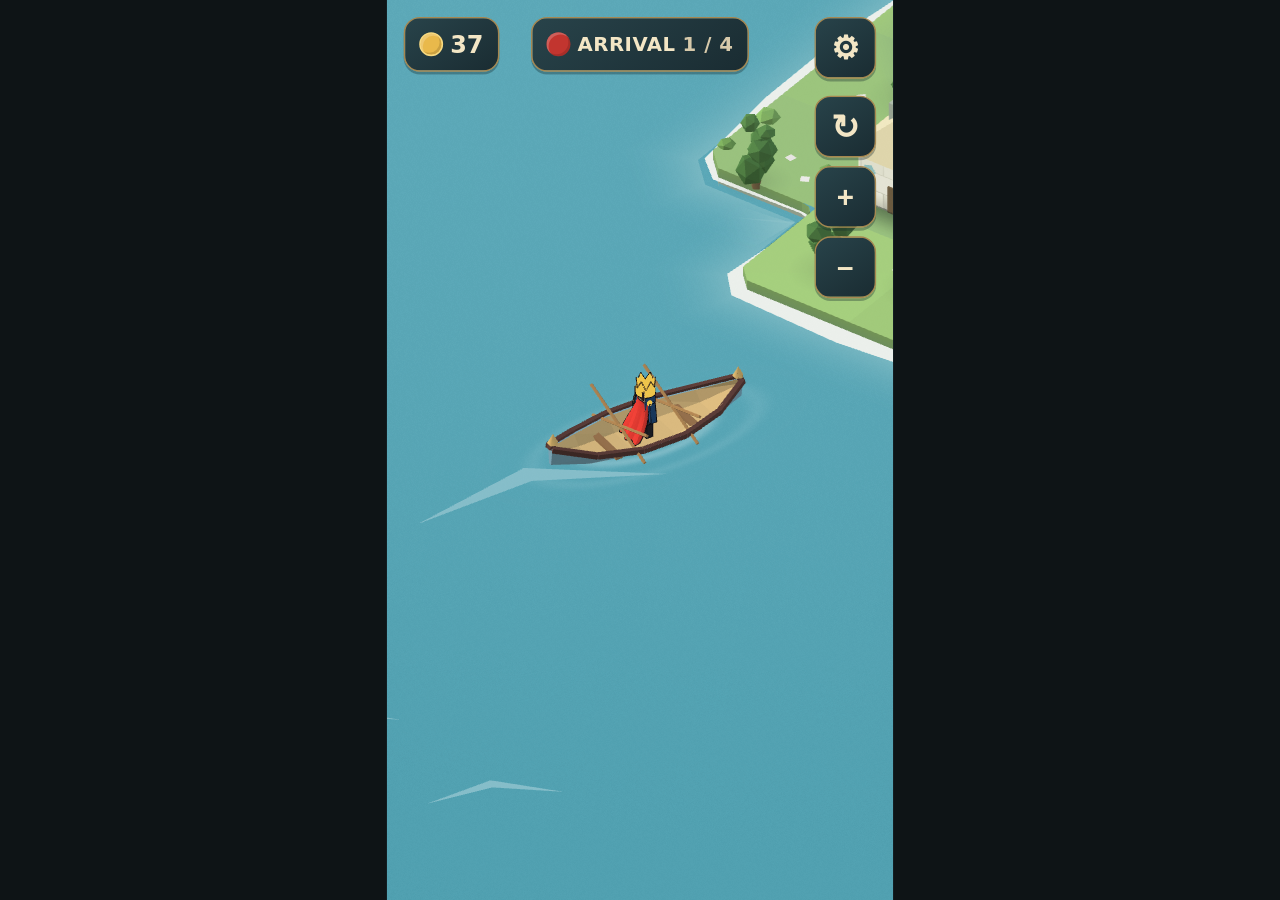
<file: index.html>
<!DOCTYPE html>
<html lang="en">
<head>
<meta charset="utf-8">
<meta name="viewport" content="width=device-width, initial-scale=1, viewport-fit=cover, user-scalable=no">
<title>King's Landing</title>

<!-- Vendored, not from a CDN. A game loop should not have a network dependency,
     and this pins the exact three.js the art was authored against (r128). -->
<script type="importmap">
{ "imports": { "three": "./vendor/three.module.js" } }
</script>
<script>
  // Set before the first paint; module boot builds the full scene before the HUD
  // exists, which is too late to correct an initially untransformed stage.
  document.documentElement.style.setProperty('--stage-scale',
    Math.min(window.innerWidth / 720, window.innerHeight / 1280));
</script>

<style>
  :root { --ink:#162228; --paper:#e7eeef; --gold:#f2c14e; --red:#c2352f; }
  * { box-sizing: border-box; }
  html, body {
    margin: 0; height: 100%; background: #0e1416;
    font-family: system-ui, -apple-system, "Segoe UI", sans-serif;
    overflow: hidden; -webkit-user-select: none; user-select: none;
  }

  /* TDD 14: target format is portrait 720x1280. The stage is that size and is
     scaled to fit, so desktop development and a real phone frame the same. */
  #stage {
    position: absolute; top: 50%; left: 50%;
    width: 720px; height: 1280px; transform-origin: center center;
    transform: translate(-50%, -50%) scale(var(--stage-scale, 1));
    background: #6eb4c4; overflow: hidden;
  }
  #viewport { position: absolute; inset: 0; }

  #loading {
    position: absolute; inset: 0; z-index: 20;
    display: grid; place-items: center;
    background: #172a31; color: #f6f7f3; pointer-events: auto;
    transition: opacity .32s ease, visibility .32s step-end;
  }
  #loading.ready { opacity: 0; visibility: hidden; pointer-events: none; }
  #loading-mark { width: min(520px, 76vw); display: flex; flex-direction: column; align-items: center; gap: 22px; }
  #loading-emblem { width: 86px; height: 86px; border: 6px solid var(--gold); border-radius: 50%; display: grid; place-items: center; }
  #loading-emblem::before { content: ''; width: 34px; height: 34px; border: 6px solid var(--gold); border-top-color: transparent; border-radius: 50%; animation: loading-spin .9s linear infinite; }
  #loading-title { font-size: 30px; font-weight: 900; letter-spacing: .12em; text-align: center; }
  #loading-sub { font-size: 18px; font-weight: 800; letter-spacing: .1em; color: rgba(246,247,243,.72); text-align: center; }
  #loading-track { width: 100%; height: 18px; border: 3px solid rgba(246,247,243,.7); border-radius: 999px; overflow: hidden; background: rgba(0,0,0,.24); }
  #loading-progress { width: 12%; height: 100%; border-radius: inherit; background: var(--gold); animation: loading-progress 1.3s ease-in-out infinite; }
  #loading-status { font-size: 16px; font-weight: 800; letter-spacing: .08em; color: rgba(246,247,243,.66); }
  @keyframes loading-spin { to { transform: rotate(360deg); } }
  @keyframes loading-progress { 0% { width: 8%; transform: translateX(0); } 50% { width: 42%; transform: translateX(105%); } 100% { width: 8%; transform: translateX(1150%); } }

  .hud { position: absolute; pointer-events: none; }
  .hud button { pointer-events: auto; }

  /* ---- top ---- */
  #top-left { top: 28px; left: 28px; display: flex; flex-direction: column; gap: 10px; }
  /* The phase pill and the gold pill are deliberately built to the same
     numbers -- 34px type, a 32px disc, matching gap and padding -- so the two
     read as one family of readout sitting along the top edge rather than as two
     unrelated widgets that happen to share a corner. Change one, change both. */
  .badge {
    display: flex; align-items: center; gap: 12px;
    background: rgba(255,255,255,.86); border-radius: 999px; padding: 10px 22px 10px 12px;
  }
  .badge .dot { width: 32px; height: 32px; border-radius: 50%; background: var(--red); }
  /* line-height:1 on both, matching #gold-value. Without it the badge inherits
     `normal` and stands 12px taller than the gold pill on identical padding and
     type -- which is the sort of mismatch that reads as sloppy without being
     obvious enough to diagnose by eye. */
  .badge .label { font-size: 31px; line-height: 1; font-weight: 800; letter-spacing: .06em; color: #2a2a30; }
  .badge .sub { font-size: 31px; line-height: 1; font-weight: 700; color: #8a8a92; }
  /* The phase and wave readout is centred on the SCREEN, not inside a
     left-anchored column, so it needs a full-width row of its own to centre in.
     Spanning the width is safe: .hud is pointer-events:none and only its
     buttons take input back, so this cannot swallow clicks meant for the
     controls it now stretches across. */
  #top-centre {
    top: 28px; left: 0; right: 0;
    display: flex; justify-content: center;
  }
  #top-centre .badge .label,
  #top-centre .badge .sub { text-align: center; }
  #gold {
    position: absolute; top: 0; left: 0;
    display: inline-flex; align-items: center; gap: 12px; align-self: flex-start;
    background: rgba(255,255,255,.9); border-radius: 999px; padding: 10px 22px 10px 12px;
  }
  #gold .coin { width: 32px; height: 32px; border-radius: 50%; background: var(--gold); }
  #gold-value { font-size: 31px; font-weight: 900; line-height: 1; color: #2a2a30; }

  #top-right { top: 28px; right: 28px; display: flex; flex-direction: column; gap: 10px; }
  .round {
    width: 56px; height: 56px; border: 0; border-radius: 18px;
    background: rgba(255,255,255,.86); color: #2a2a30;
    font-size: 44px; font-weight: 700; cursor: pointer; display: grid; place-items: center;
  }
  .round#btn-options { font-size: 38px; }
  .round#btn-zoom-in, .round#btn-zoom-out { font-size: 42px; }
  .round:hover { background: #fff; }
  .round.on { background: var(--gold); }

  /* ---- bottom ---- */
  #bottom {
    /* Keep the controls visible without the large translucent build-mode panel. */
    left: 0; right: 0; bottom: 0; padding: 0 28px 30px; min-height: 210px;
    background: transparent;
    display: flex; flex-direction: column; justify-content: flex-end;
  }
  .bottom-panel-pop {
    transform-origin: center bottom;
    animation: bottom-panel-pop .34s cubic-bezier(.2,1.35,.42,1);
  }
  @keyframes bottom-panel-pop {
    from { opacity: 0; transform: translateY(34px) scale(.78); }
    62% { opacity: 1; transform: translateY(-5px) scale(1.045); }
    to { opacity: 1; transform: translateY(0) scale(1); }
  }

  #build-panel { display: flex; gap: 14px; align-items: stretch; }
  .tower-button {
    flex: 1; display: flex; flex-direction: column; gap: 8px; align-items: center;
    background: #fff; border: 5px solid #000;
    border-radius: 22px; padding: 12px 8px; cursor: pointer; color: #000;
    font-family: inherit;
  }
  .tower-button:hover { background: #fff; }
  .tower-button.on {
    background: var(--gold); color: #000; border-color: #000;
    transform: translateY(3px);
    box-shadow: inset 0 5px 0 rgba(0,0,0,.14), 0 0 0 4px rgba(242,193,78,.3);
  }
  .tower-button.poor { opacity: .4; }
  /* The build-bar glyphs echo the silhouette grammar of TDD 5: the archer is a
     tower on legs, the barricade is a low slab. */
  .tower-button .glyph { width: 68px; height: 68px; }
  .tower-button .glyph-barricade { height: 32px !important; margin-top: 24px; }
  .glyph-archer { border: 4px solid #000; border-radius: 50%; }
  .glyph-barricade { border: 7px solid #000; border-radius: 8px; height: 32px !important; margin-top: 24px; }
  .tower-button .name { font-size: 20px; font-weight: 900; letter-spacing: .03em; color: #000; }
  .tower-button .cost { font-size: 18px; font-weight: 900; opacity: 1; color: #000; }

  #btn-ready {
    flex: 0 0 190px; border: 5px solid #000; border-radius: 22px; cursor: pointer;
    background: #fff; color: #000; font-family: inherit;
    font-size: 24px; font-weight: 900; letter-spacing: .1em;
  }
  #btn-ready:hover { background: #fff; }

  /* ---- incoming wave (the build-phase telegraph) ----
     One badge per enemy type per landing. The triangle rides the rim and points
     at the shore that boat will come from -- and it is re-aimed every frame
     against the live camera yaw, because a compass that does not turn with the
     view is worse than no compass. */
  /* Anchored to the whole stage, not to a strip: each badge is placed on the
     screen EDGE in the direction its boat comes from, so the frame itself
     becomes the compass. Positions are written in stage pixels every frame. */
  /* ---- the placement confirm (TDD 16) ----
     A tap puts a ghost on the ground; this pops in above it, and pressing it is
     what actually spends the gold. The gap between choosing a spot and paying
     for it is the whole point -- on a phone the tap that picks the tile is also
     the tap most likely to be wrong, and there is no hover to check it with
     first. Anchored in the world rather than parked on the bottom bar so that
     what you are confirming is never in doubt. */
  #place-confirm { left: 0; top: 0; }
  #btn-confirm-place {
    position: absolute; left: -38px; top: -38px; width: 76px; height: 76px;
    border: 0; border-radius: 999px; padding: 0; cursor: pointer;
    background: var(--gold); box-shadow: 0 6px 18px rgba(8,16,19,.45);
    display: grid; place-items: center;
  }
  /* Drawn, not typed: a glyph would land differently on every device font. */
  #btn-confirm-place::before {
    content: ''; width: 27px; height: 15px; margin-top: -7px;
    border-left: 7px solid #22160a; border-bottom: 7px solid #22160a;
    border-radius: 2px; transform: rotate(-45deg);
  }
  #btn-confirm-place.pop { animation: confirm-pop .24s cubic-bezier(.2,1.5,.45,1); }
  #place-confirm-label {
    position: absolute; left: 50%; top: 42px; transform: translateX(-50%);
    min-width: 150px; padding: 7px 12px; border-radius: 999px;
    background: rgba(18,28,33,.92); border: 2px solid rgba(242,193,78,.9);
    color: #f6f7f3; text-align: center; white-space: nowrap;
    font-size: 21px; font-weight: 800; letter-spacing: .04em;
    text-shadow: 0 2px 6px rgba(0,0,0,.65);
  }
  @keyframes confirm-pop {
    from { transform: scale(.3); opacity: 0; }
    60%  { transform: scale(1.12); opacity: 1; }
    to   { transform: scale(1); opacity: 1; }
  }

  /* ---- placement rejection ----
     An invalid spot pops a short reason over the tile: enough to say WHY, brief
     enough to never sit on the screen. Anchored over the footprint like the
     confirm checkmark; the pill is centred on the tile and floats just above it. */
  #place-denied {
    left: 0; top: 0; display: grid; place-items: center;
    transform: translate(-50%, -100%); opacity: 0; z-index: 9;
  }
  #place-denied .pill {
    padding: 7px 16px; border-radius: 999px; white-space: nowrap;
    background: rgba(24,10,12,.92); border: 2px solid rgba(235,96,84,.92);
    color: #ffe9e7; text-align: center;
    font-size: 21px; font-weight: 900; letter-spacing: .06em;
    text-shadow: 0 2px 6px rgba(0,0,0,.7);
  }
  #place-denied.pop { animation: denied-pop 1.15s ease-out forwards; }
  @keyframes denied-pop {
    0%   { opacity: 0; transform: translate(-50%, -100%) translateY(9px) scale(.7); }
    14%  { opacity: 1; transform: translate(-50%, -100%) translateY(0) scale(1.06); }
    64%  { opacity: 1; transform: translate(-50%, -100%) translateY(0) scale(1); }
    100% { opacity: 0; transform: translate(-50%, -100%) translateY(-3px) scale(1); }
  }

  #wave-preview { inset: 0; }
  #wave-start-title {
    position: absolute; left: 0; right: 0; top: 30%;
    text-align: center; pointer-events: none; z-index: 8;
    color: #fff; font-size: 56px; font-weight: 1000; letter-spacing: .12em;
    text-shadow: 4px 4px 0 #000, -2px -2px 0 #000, 2px -2px 0 #000, -2px 2px 0 #000;
    opacity: 0; transform: translateY(-22px);
  }
  #wave-start-title.show { animation: wave-start-title 3.35s ease both; }
  @keyframes wave-start-title {
    0% { opacity: 0; transform: translateY(-22px); }
    12% { opacity: 1; transform: translateY(0); }
    75% { opacity: 1; transform: translateY(0); }
    100% { opacity: 0; transform: translateY(22px); }
  }
  #wave-preview .label {
    position: absolute; left: 0; right: 0; top: 150px; text-align: center;
    font-size: 18px; font-weight: 900; letter-spacing: .18em;
    color: rgba(231,238,239,.62);
    text-shadow: 0 2px 10px rgba(8,16,19,.9);
  }
  .threat { position: absolute; width: 80px; height: 80px; animation: threat-bounce-in .5s cubic-bezier(.2,1.45,.4,1) both; }
  @keyframes threat-bounce-in {
    from { opacity: 0; transform: scale(.35) translateY(-20px); }
    65% { opacity: 1; transform: scale(1.12) translateY(4px); }
    to { opacity: 1; transform: scale(1) translateY(0); }
  }
  /* Level one briefly teaches that the edge badges point toward the incoming
     shore: the first badge travels from its projected water position to the
     screen edge instead of simply appearing there. */
  .threat.tutorial-arrival {
    animation: threat-arrival-from-water .9s cubic-bezier(.2,1.25,.35,1) both;
  }
  @keyframes threat-arrival-from-water {
    from {
      opacity: 0; transform: translate(var(--threat-from-x), var(--threat-from-y)) scale(.42);
    }
    72% {
      opacity: 1; transform: translate(0, 0) scale(1.08);
    }
    to { opacity: 1; transform: translate(0, 0) scale(1); }
  }
  #incoming-tutorial-label {
    display: none; position: absolute; z-index: 9; pointer-events: none;
    padding: 5px 10px; border-radius: 999px;
    background: rgba(18,28,33,.88); border: 2px solid rgba(242,193,78,.86);
    color: #f6f7f3; font-size: 18px; font-weight: 900; letter-spacing: .1em;
    transform: translate(-50%, 0); white-space: nowrap;
    text-shadow: 0 2px 5px rgba(0,0,0,.7);
  }
  #incoming-tutorial-label.show { display: block; animation: incoming-label-pop .35s ease-out both; }
  @keyframes incoming-label-pop {
    from { opacity: 0; transform: translate(-50%, 5px) scale(.8); }
    to { opacity: 1; transform: translate(-50%, 0) scale(1); }
  }
  /* Fills the badge, so rotating it swings the triangle around the centre. */
  .threat-arrow { position: absolute; inset: 0; transform: rotate(0deg); }
  .threat-arrow::before {
    content: ''; position: absolute; left: 50%; top: -4px;
    margin-left: -9px; width: 0; height: 0;
    border-left: 9px solid transparent; border-right: 9px solid transparent;
    border-bottom: 13px solid var(--gold);
  }
  .threat-body {
    position: absolute; inset: 7px; border-radius: 50%;
    background: rgba(18,28,33,.88); border: 2px solid rgba(242,193,78,.8);
    display: flex; align-items: center; justify-content: center; gap: 6px;
    color: #e7eeef; box-shadow: 0 3px 14px rgba(8,16,19,.55);
  }
  .threat-count { font-size: 24px; font-weight: 800; letter-spacing: -.02em; }
  /* The enemy glyphs echo the silhouette grammar of TDD 15: the grunt is the
     baseline dot, the archer is the same dot hollowed out, and the brute is
     bigger and squarer. Shape and size, never colour -- enemies are near-black
     by the hue rule and cannot be told apart by hue here either. */
  .eicon { width: 26px; height: 26px; flex: none; }
  .eicon-grunt { border-radius: 50%; background: #e7eeef; }
  .eicon-archer { border-radius: 50%; border: 6px solid #e7eeef; }
  .eicon-brute { width: 34px; height: 34px; border-radius: 8px; background: #e7eeef; }

  /* TDD 7: the upgrade panel. Replaces the build bar while a placed tower is
     selected, rather than sitting beside it -- the bottom third is the only
     thumb-reachable space there is, and two panels competing for it is how a
     phone UI stops being usable. */
  /* ---- the tower menu (TDD 7) ----
     A RADIAL ON THE BUILDING, not a panel at the bottom of the screen. The
     bottom strip is thumb-reachable, which is why the build bar lives there --
     but a tower menu has a subject, and putting it on the subject means the
     player never has to look away from the thing to read its options, or work
     out which of six towers the panel is talking about.

     Three seats, fixed: the two upgrades up-left and up-right, sell below. Fixed
     rather than distributed around the circle, so the same choice is always in
     the same place and the gesture becomes muscle memory. A tower with one
     upgrade leaves the second seat empty rather than re-centring the first. */
  #guide-click-here {
    display: none; position: absolute; z-index: 9;
    transform: translate(-50%, -100%);
    padding: 8px 16px; border-radius: 999px;
    background: #000; color: #fff; white-space: nowrap;
    font-size: 23px; font-weight: 900; letter-spacing: .08em;
    box-shadow: 0 4px 12px rgba(0,0,0,.35);
    pointer-events: none;
  }

  /* One-shot tutorial lesson, top-centre under the phase badge. */
  #tutorial-callout {
    top: 138px; left: 0; right: 0; margin: 0 auto;
    width: max-content; max-width: 560px; text-align: center;
    padding: 14px 26px; border-radius: 999px;
    background: #162228; border: 3px solid var(--gold);
    color: #f6f7f3; font-size: 27px; font-weight: 900; letter-spacing: .06em;
    box-shadow: 0 6px 18px rgba(8,16,19,.45);
    pointer-events: none; z-index: 9;
  }
  #tutorial-callout.show { animation: callout-pop 3.6s ease both; }
  @keyframes callout-pop {
    0% { opacity: 0; transform: translateY(-14px) scale(.92); }
    8% { opacity: 1; transform: translateY(0) scale(1); }
    80% { opacity: 1; }
    100% { opacity: 0; transform: translateY(-10px); }
  }

  /* While the level-one defense tutorial is active, the archer button pulses
     gold to point at the recommended first purchase. */
  .tower-button.tutorial-pulse {
    animation: btn-tutorial-pulse 1.1s ease-in-out infinite;
  }
  /* The same pulse on READY, which is where the wave-one tutorial sends the
     player once there is no gold left for another tower. */
  #btn-ready.tutorial-pulse {
    animation: btn-tutorial-pulse 1.1s ease-in-out infinite;
  }
  @keyframes btn-tutorial-pulse {
    0%, 100% { box-shadow: 0 0 0 0 rgba(242,193,78,.0); }
    50% { box-shadow: 0 0 0 9px rgba(242,193,78,.55); }
  }

  #tower-radial { left: 0; top: 0; display: none; }
  #tower-radial .radial-ring {
    position: absolute; left: -84px; top: -84px; width: 168px; height: 168px;
    border-radius: 50%; border: 3px solid rgba(255,255,255,.20);
    background: rgba(18,28,33,.34);
  }
  .radial-btn {
    position: absolute; width: 74px; height: 74px; margin: -37px 0 0 -37px;
    border: 3px solid rgba(255,255,255,.30); border-radius: 50%;
    background: rgba(24,36,42,.94); color: #e7eeef; cursor: pointer;
    font-family: inherit; display: grid; place-items: center; gap: 1px;
    padding: 0; line-height: 1;
  }
  .radial-btn:hover { background: rgba(38,56,64,.97); border-color: rgba(255,255,255,.5); }
  .radial-btn.poor { opacity: .45; }
  /* TDD 5: WIDER means more projectiles, TALLER means more range and HP. The
     menu says which, so the silhouette grammar is taught rather than guessed. */
  .radial-btn .rb-shape { font-size: 15px; font-weight: 900; letter-spacing: .12em; color: var(--gold); }
  .radial-btn .rb-cost { font-size: 19px; font-weight: 900; }
  .radial-btn.radial-sell { border-color: rgba(214,73,66,.75); background: rgba(74,26,24,.94); }
  .radial-btn.radial-sell:hover { background: rgba(104,34,31,.97); }
  .radial-btn.radial-sell .rb-cost { color: var(--gold); }

  /* Seats. The two upgrades sit at +/-40 degrees above the horizontal and the
     sell button straight down, on an 88px radius. */
  #radial-opt-a { left: -67px; top: -57px; }
  #radial-opt-b { left:  67px; top: -57px; }
  #radial-sell  { left:   0px; top:  88px; }

  /* Opening pops; closing SHRINKS AWAY and only then is display:none applied,
     so a dismissed menu stops costing layout and paint entirely rather than
     lingering as an invisible-but-live subtree. */
  #tower-radial.opening { animation: radial-in .18s cubic-bezier(.2,1.5,.45,1); }
  #tower-radial.closing { animation: radial-out .14s ease-in forwards; }
  @keyframes radial-in {
    from { transform: scale(.35); opacity: 0; }
    to   { transform: scale(1);   opacity: 1; }
  }
  @keyframes radial-out {
    from { transform: scale(1);   opacity: 1; }
    to   { transform: scale(.30); opacity: 0; }
  }

  #castle-prompt {
    display: none; flex-direction: column; gap: 6px; align-items: center;
    background: transparent; border: 0; border-radius: 0; padding: 18px 20px;
  }
  #castle-prompt .title {
    font-size: 30.5px; font-weight: 900; letter-spacing: .08em; color: var(--gold);
    text-shadow: 3px 3px 0 #000, -2px -2px 0 #000, 2px -2px 0 #000, -2px 2px 0 #000;
  }
  #castle-prompt .sub { font-size: 24px; font-weight: 800; color: #000; }

  /* Siting the castle is ARMED, never automatic (TDD 4). Until this is pressed
     a tap means what it means everywhere else -- move the king -- so the very
     first thing a player does is walk around and look at the island. Once armed,
     the shared circular cancel control is the only bottom-bar action. */
  /* Carries .tower-button, so the card itself -- frame, name type, and the armed
     .on state -- is the build bar's, not a second copy of it. Only what a lone
     centred button needs differs: it has no cost line to make room for, so it
     overrides the bar's 190px min-height and sits flatter. */
  #btn-castle-mode {
    margin-top: 10px; width: 232px; min-height: 150px;
    cursor: pointer; font-family: inherit;
    /* Anchors the shine below, and clips it to the card's own radius. */
    position: relative; overflow: hidden;
  }
  /* An occasional shine: ONE bar, flat white at a single alpha, slanted and
     crossing the card before resting. A flat fill rather than a gradient is
     what keeps it a single bar and keeps both edges hard -- no blur, no ramp,
     no second band. It passes OVER the icon and label, which is the point. */
  #btn-castle-mode::after {
    content: ''; position: absolute; pointer-events: none;
    top: -40%; bottom: -40%; left: 0; width: 115px;
    background: rgba(255,255,255,.20);
    animation: castle-shine 5s linear infinite;
  }
  /* The sweep occupies the first quarter of the cycle and the bar sits parked
     off the left edge for the rest, which is what makes it intermittent rather
     than a constant crawl. The snap back happens while the bar is outside the
     card and clipped, so it is never seen. The travel has to clear the bar's
     ROTATED footprint (115 wide over a 292 tall box at 24deg spans ~224px), not
     just its width, or an edge of it parks in view. */
  @keyframes castle-shine {
    0%            { transform: translateX(-185px) rotate(24deg); }
    23%           { transform: translateX(300px) rotate(24deg); }
    23.001%, 100% { transform: translateX(-185px) rotate(24deg); }
  }
  @media (prefers-reduced-motion: reduce) {
    #btn-castle-mode::after { animation: none; opacity: 0; }
  }

  #place-cancel-panel { display: none; justify-content: center; align-items: center; }
  #btn-cancel-place {
    position: relative; width: 104px; height: 104px; border-radius: 999px;
    border: 5px solid #000; background: #fff; cursor: pointer;
    box-shadow: 0 8px 22px rgba(8,16,19,.38);
  }
  #btn-cancel-place::before, #btn-cancel-place::after {
    content: ''; position: absolute; left: 23px; top: 45px;
    width: 48px; height: 7px; border-radius: 4px; background: #000;
  }
  #btn-cancel-place::before { transform: rotate(45deg); }
  #btn-cancel-place::after { transform: rotate(-45deg); }
  #btn-cancel-place:active { transform: translateY(3px); background: var(--gold); }

  /* ---- options ----
     Opening it PAUSES. The pause button it replaced was the only way to stop
     the game, and TDD 14 is explicit that mobile players get interrupted, so
     the pause had to survive the button being taken away. */
  #options-panel {
    position: absolute; inset: 0; display: none; place-items: center;
    background: rgba(12,20,23,.78); pointer-events: auto;
  }
  #options-card {
    width: 460px; background: #1b282e; border-radius: 26px; padding: 34px 36px 30px;
    display: flex; flex-direction: column; gap: 22px;
    box-shadow: 0 18px 60px rgba(0,0,0,.5);
  }
  #options-card h2 {
    margin: 0; font-size: 22px; font-weight: 800; letter-spacing: .16em;
    color: var(--gold); text-align: center;
  }
  .opt-row { display: flex; flex-direction: column; gap: 10px; }
  .opt-row .head { display: flex; justify-content: space-between; align-items: baseline; }
  .opt-row .name {
    font-size: 15px; font-weight: 700; letter-spacing: .08em; color: #e7eeef;
  }
  .opt-row .value { font-size: 15px; font-weight: 700; color: rgba(231,238,239,.6); }
  .opt-row input[type=range] {
    width: 100%; height: 30px; accent-color: var(--gold); cursor: pointer;
  }
  #btn-close-options {
    border: 0; border-radius: 18px; padding: 15px; cursor: pointer;
    background: var(--gold); color: #1a1206;
    font-family: inherit; font-size: 16px; font-weight: 800; letter-spacing: .1em;
  }

  /* ---- game over ---- */
  #over-panel {
    position: absolute; inset: 0; display: none; flex-direction: column;
    align-items: center; justify-content: center; gap: 18px;
    background: rgba(12,20,23,.82); pointer-events: auto;
  }
  #over-title { font-size: 42px; font-weight: 900; letter-spacing: .08em; color: #f6f7f3; }
  #over-panel button {
    width: 300px; padding: 16px; border: 0; border-radius: 18px; cursor: pointer;
    font-family: inherit; font-size: 16px; font-weight: 700; letter-spacing: .06em;
  }
  #btn-restart-wave { background: var(--gold); color: #1a1206; }
  #btn-next-level { background: var(--gold); color: #1a1206; }
  #btn-restart-level { background: rgba(255,255,255,.12); color: #e7eeef; }
  /* The level name sits under the phase badge, tighter than a phase chip. */
  #level-badge { padding: 5px 16px 5px 16px; align-self: flex-start; }
  #level-badge .label { font-size: 15px; letter-spacing: .04em; }

  /* ---- dev overlay ---- */
  #dev {
    position: absolute; top: 0; left: 0; min-width: 230px;
    font: 15px/1.5 ui-monospace, Menlo, Consolas, monospace;
    color: #cfe3e8; background: rgba(8,16,19,.82);
    padding: 10px 12px; border-bottom-right-radius: 12px; pointer-events: auto;
  }
  #dev.hidden > *:not(#dev-toggle) { display: none; }
  #dev-toggle { background: none; border: 0; color: var(--gold); cursor: pointer;
    font: inherit; font-weight: 700; padding: 0; letter-spacing: .1em; }
  #dev-stats { margin: 8px 0; white-space: pre; }
  #dev .row { display: flex; align-items: center; gap: 8px; margin: 3px 0; }
  #dev .row span { width: 60px; color: #8fa9b0; }
  #dev input[type=range] { flex: 1; height: 14px; }
  #dev .toggles { display: flex; gap: 6px; margin-top: 8px; }
  #dev .toggles button { font: inherit; cursor: pointer; padding: 4px 8px; border-radius: 6px;
    border: 1px solid rgba(207,227,232,.28); background: transparent; color: #cfe3e8; }
  #dev .toggles button.on { background: var(--gold); color: #1a1206; border-color: var(--gold); }

  #fatal { position: absolute; inset: 0; z-index: 30; display: none; place-items: center;
    background: #160f10; color: #ffb4ac; padding: 40px;
    font: 13px/1.6 ui-monospace, Menlo, Consolas, monospace; white-space: pre-wrap; }
</style>
<link rel="stylesheet" href="./src/ui/theme.css">
</head>
<body>

<div id="stage">
  <div id="viewport"></div>

  <div id="loading" role="status" aria-live="polite">
    <div id="loading-mark">
      <div id="loading-emblem" aria-hidden="true"></div>
      <div id="loading-title">KING'S LANDING</div>
      <div id="loading-sub">PREPARING THE ISLAND</div>
      <div id="loading-track" role="progressbar" aria-label="Loading game">
        <div id="loading-progress"></div>
      </div>
      <div id="loading-status">LOADING...</div>
    </div>
  </div>

  <div class="hud" id="top-centre">
    <div class="badge">
      <div class="dot"></div>
      <div class="label" id="phase-label">BUILD</div>
      <div class="sub" id="phase-sub">1 / 6</div>
    </div>
  </div>

  <div class="hud" id="top-left">
    <div id="gold"><div class="coin"></div><div id="gold-value">0</div></div>
  </div>

  <div class="hud" id="top-right">
    <button class="round" id="btn-options" title="Options">&#9881;</button>
    <button class="round" id="btn-rotate" title="Rotate">&#8635;</button>
    <button class="round" id="btn-zoom-in" title="Zoom in">+</button>
    <button class="round" id="btn-zoom-out" title="Zoom out">&#8211;</button>
  </div>

  <div class="hud" id="wave-preview"></div>
  <div class="hud" id="incoming-tutorial-label" aria-live="polite">NEXT ATTACK</div>
  <div id="wave-start-title" aria-live="polite"></div>

  <!-- Anchored to the structure, positioned every frame from hud.js. Scaling
       happens on this element, so the seats scale with it as one piece.
       Reused as the level-one tutorial hint ("BUILD DEFENSE") above the
       recommended archer tile -- same bubble, same anchoring. -->
  <div class="hud" id="guide-click-here">CLICK HERE</div>

  <!-- One-shot tutorial callout. Shows the house-income lesson once, after
       the first wave clears; see hud.js. Hidden until then. -->
  <div class="hud" id="tutorial-callout" role="status" aria-live="polite" style="display:none"></div>

  <div class="hud" id="tower-radial">
    <div class="radial-ring"></div>
    <button class="radial-btn" id="radial-opt-a"></button>
    <button class="radial-btn" id="radial-opt-b"></button>
    <button class="radial-btn radial-sell" id="radial-sell"></button>
  </div>

  <div class="hud" id="place-confirm" style="display:none">
    <button id="btn-confirm-place" aria-label="Confirm placement"></button>
    <div id="place-confirm-label"></div>
  </div>

  <div class="hud" id="place-denied" role="status" aria-live="polite">
    <div class="pill" id="place-denied-text"></div>
  </div>

  <div class="hud" id="bottom">
    <div id="build-panel">
      <button class="tower-button" data-build="archer" aria-pressed="false">
        <img class="build-icon" src="./src/ui/archer.svg" alt="" width="100" height="104">
        <div class="name">Archer Tower</div>
        <div class="cost">15 gold</div>
      </button>
      <button class="tower-button" data-build="barricade" aria-pressed="false">
        <img class="build-icon" src="./src/ui/barricade.svg" alt="" width="100" height="104">
        <div class="name">Barricade</div>
        <div class="cost">5 gold</div>
      </button>
      <button id="btn-ready">READY</button>
    </div>


    <div id="place-cancel-panel">
      <button id="btn-cancel-place" aria-label="Cancel building placement"></button>
    </div>

    <div id="castle-prompt">
      <div class="title">PLACE YOUR CASTLE</div>
      <div class="sub" id="castle-hint">Castles require a flat 2&times;2 area</div>
      <button id="btn-castle-mode" class="tower-button" aria-label="Place the castle">
        <img class="build-icon" src="./src/ui/castle.svg" alt="" width="100" height="104">
        <div class="name">Castle</div>
      </button>
    </div>
  </div>

  <div id="options-panel">
    <div id="options-card">
      <h2>OPTIONS</h2>
      <div class="opt-row">
        <div class="head">
          <span class="name">SOUND</span>
          <span class="value" id="volume-value">100%</span>
        </div>
        <input type="range" id="opt-volume" min="0" max="100" step="1" value="100">
      </div>
      <button id="btn-close-options">RESUME</button>
    </div>
  </div>

  <div id="over-panel">
    <div id="over-title">THE ISLAND FELL</div>
    <button id="btn-next-level">NEXT ISLAND</button>
    <button id="btn-restart-wave">RESTART WAVE</button>
    <button id="btn-restart-level">RESTART LEVEL</button>
  </div>

  <div id="dev" class="hidden">
    <button id="dev-toggle">DEV</button>
    <div id="dev-stats">booting</div>
    <div class="row"><span>sat</span><input type="range" id="g-sat" min="0.6" max="1.6" step="0.02"></div>
    <div class="row"><span>contrast</span><input type="range" id="g-con" min="0.85" max="1.35" step="0.01"></div>
    <div class="row"><span>vignette</span><input type="range" id="g-vig" min="0" max="1" step="0.05"></div>
    <div class="toggles"><button id="t-grid">grid</button></div>
  </div>

  <div id="fatal"></div>
</div>

<script type="module">
  import { boot } from './src/main.js';
  boot().catch(error => {
    const box = document.getElementById('fatal');
    box.style.display = 'grid';
    box.textContent = (error && error.stack) || String(error);
    console.error(error);
  });
</script>
</body>
</html>
</file>
<file: src/ui/theme.css>
/* Concept-inspired HUD. Static CSS and small SVGs; no blur or filter passes.
   Dimensions are in the game's existing 720 x 1280 stage coordinates. */
:root {
  --ink: #1b3036; --paper: #f3e6c5; --gold: #dfb45f;
  --panel: #20373e; --edge: #a68750; --muted: #c4c2ae;
}
button { -webkit-tap-highlight-color: transparent; touch-action: manipulation; }
button:focus-visible { outline: 4px solid var(--paper); outline-offset: 5px; }
#stage { background: #376c79; }
#top-left, #top-centre, #top-right { top: var(--hud-top, 24px); }
#top-left { left: 24px; }
#top-right { right: 24px; gap: 12px; }
.badge, #gold, .round {
  background: linear-gradient(145deg, #28434a, #1a2c32);
  border: 2px solid var(--edge); color: var(--paper);
  box-shadow: 0 4px 0 #14272b55; border-radius: 23px;
}
.badge, #gold { height: 78px; padding: 14px 20px; gap: 10px; }
#gold { min-width: 136px; }
#gold-value { color: var(--paper); font-size: 34px; font-variant-numeric: tabular-nums; }
#gold .coin, .badge .dot {
  width: 34px; height: 34px; flex: none;
  box-shadow: inset 3px 3px 0 #ffffff35, inset -3px -3px 0 #00000022;
}
#gold .coin { background: #e9b94b; border: 2px solid #f6d982; }
.badge .label, .badge .sub { color: var(--paper); font-size: 28px; letter-spacing: .025em; }
.badge .sub { color: #d6c9aa; font-variant-numeric: tabular-nums; }
.round { width: 88px; height: 88px; font-size: 48px; }
.round#btn-options { font-size: 46px; margin-bottom: 12px; }
.round:hover { background: #314e55; }
.round.on { background: var(--gold); color: var(--ink); }
#bottom { padding: 0 18px var(--hud-bottom, 24px); }
#build-panel {
  padding: 10px; gap: 12px; border: 2px solid var(--edge); border-radius: 27px;
  background: #1a2f35; box-shadow: 0 5px 0 #14272b55;
}
.tower-button {
  min-width: 0; min-height: 190px; justify-content: center; gap: 7px;
  padding: 12px 6px; border: 2px solid #536568; border-radius: 20px;
  background: linear-gradient(155deg, #2b454c, #20343a); color: var(--paper);
  box-shadow: inset 0 2px 0 #ffffff0d;
}
.tower-button:hover { background: #304b51; }
.tower-button.on {
  background: #3b5050; border-color: #f1cd7d; color: var(--paper);
  transform: translateY(-3px); box-shadow: inset 0 0 0 2px #dfb45f66;
}
.tower-button.poor { opacity: .65; }
.tower-button.poor .cost { color: #e9a89a; }
/* A refused purchase: the card shakes its head and flushes red.

   The tint is an inset box-shadow, not a background. The card's background is a
   gradient and a keyframe cannot cross-fade one cleanly, so a flat inset spread
   lies over it instead -- which also keeps both edges hard, the same no-blur
   rule the rest of this sheet follows.

   .poor dims an unaffordable card to 65%, which would mute the flash, so the
   animation holds it at full opacity for the moment it is speaking. There is no
   fill mode and hud.js drops the class on animationend, so the card falls back
   to whatever .poor says rather than wearing the last keyframe.

   The prefers-reduced-motion rule at the foot of this file switches this off
   with every other animation; there, the denied sound carries the refusal. */
.tower-button.refused {
  animation: btn-refuse .42s cubic-bezier(.36,.07,.19,.97);
}
@keyframes btn-refuse {
  0%   { transform: translateX(0);    opacity: 1; border-color: #536568; box-shadow: inset 0 0 0 200px rgba(194,53,47,0); }
  14%  { transform: translateX(-7px); opacity: 1; border-color: #e9756a; box-shadow: inset 0 0 0 200px rgba(194,53,47,.34); }
  30%  { transform: translateX(6px);  opacity: 1; border-color: #f08a7e; box-shadow: inset 0 0 0 200px rgba(194,53,47,.42); }
  46%  { transform: translateX(-5px); opacity: 1; border-color: #e9756a; box-shadow: inset 0 0 0 200px rgba(194,53,47,.34); }
  62%  { transform: translateX(3px);  opacity: 1; border-color: #d05e54; box-shadow: inset 0 0 0 200px rgba(194,53,47,.20); }
  80%  { transform: translateX(-2px); opacity: 1; border-color: #536568; box-shadow: inset 0 0 0 200px rgba(194,53,47,.07); }
  100% { transform: translateX(0);    opacity: 1; border-color: #536568; box-shadow: inset 0 0 0 200px rgba(194,53,47,0); }
}
.tower-button .build-icon { width: 100px; height: 96px; flex: none; }
.tower-button .name { color: var(--paper); font-size: 23px; font-weight: 750; letter-spacing: 0; }
.tower-button .cost { color: #e3c685; font-size: 22px; font-weight: 650; }
.tower-button .cost::before {
  content: ''; display: inline-block; width: 15px; height: 15px;
  margin-right: 7px; border-radius: 50%; border: 2px solid #f4d882; background: #d9a844;
}
#btn-ready {
  flex: 0 0 188px; display: flex; flex-direction: column; align-items: center;
  justify-content: center; gap: 29px; border: 2px solid #f2d28d; border-radius: 20px;
  background: linear-gradient(145deg, #e5bd70, #c89b4b); color: #2d3029;
  box-shadow: inset 0 0 0 4px #f7df9b33; font-size: 27px; letter-spacing: .09em;
}
#btn-ready::before {
  content: ''; width: 48px; height: 25px; border-left: 10px solid currentColor;
  border-bottom: 10px solid currentColor; transform: rotate(-45deg); margin: 10px 0;
}
#btn-ready:hover { background: #edc77c; }
#btn-ready:active, .round:active { transform: translateY(2px); }
.threat-body { background: #20373e; color: var(--paper); border-color: var(--gold); box-shadow: 0 3px 0 #16292d55; }
.radial-btn { width: 88px; height: 88px; margin: -44px 0 0 -44px; border: 2px solid var(--edge); background: var(--panel); color: var(--paper); }
#castle-prompt { background: #20373e; border: 2px solid var(--edge); border-radius: 26px; padding: 18px; }
#castle-prompt .title { color: var(--paper); text-shadow: none; font-size: 28px; }
#castle-prompt .sub { color: var(--muted); font-weight: 600; }
#btn-cancel-place { background: var(--panel); border: 2px solid var(--edge); box-shadow: 0 4px 0 #14272b55; }
#btn-cancel-place::before, #btn-cancel-place::after { background: var(--paper); }
#options-card { border: 2px solid var(--edge); background: var(--panel); box-shadow: 0 8px 0 #14272b55; }
#options-card h2 { font-size: 28px; }
.opt-row .name, .opt-row .value { font-size: 24px; color: var(--paper); }
.opt-row input[type=range] { height: 64px; }
#btn-close-options, #over-panel button { min-height: 88px; font-size: 24px; }
#dev { display: none; }
#dev.enabled { display: block; }
@media (prefers-reduced-motion: reduce) {
  #stage *, #stage *::before, #stage *::after { animation: none !important; transition: none !important; }
}
</file>
